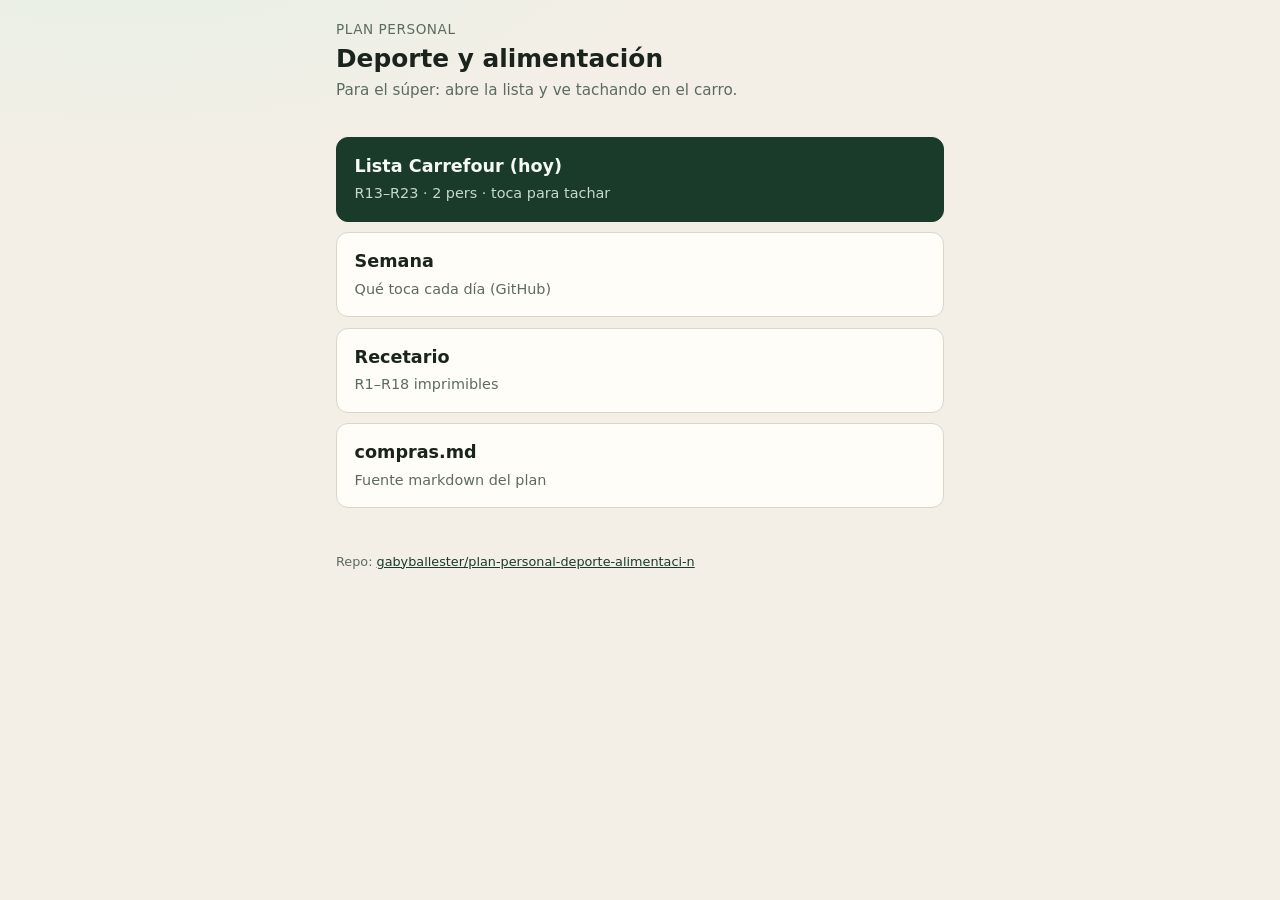
<file: docs/index.html>
<!DOCTYPE html>
<html lang="es">
<head>
  <meta charset="utf-8" />
  <meta name="viewport" content="width=device-width, initial-scale=1, viewport-fit=cover" />
  <meta name="theme-color" content="#1a3a2a" />
  <title>Plan personal — deporte y alimentación</title>
  <link rel="stylesheet" href="styles.css" />
</head>
<body class="home">
  <header class="top">
    <p class="brand">Plan personal</p>
    <h1>Deporte y alimentación</h1>
    <p class="sub">Para el súper: abre la lista y ve tachando en el carro.</p>
  </header>

  <nav class="cards">
    <a class="card primary" href="compras.html">
      <strong>Lista Carrefour (hoy)</strong>
      <span>R13–R23 · 2 pers · toca para tachar</span>
    </a>
    <a class="card" href="https://github.com/gabyballester/plan-personal-deporte-alimentaci-n/blob/main/plan-activo/semana.md">
      <strong>Semana</strong>
      <span>Qué toca cada día (GitHub)</span>
    </a>
    <a class="card" href="https://github.com/gabyballester/plan-personal-deporte-alimentaci-n/blob/main/plan-activo/recetario.md">
      <strong>Recetario</strong>
      <span>R1–R18 imprimibles</span>
    </a>
    <a class="card" href="https://github.com/gabyballester/plan-personal-deporte-alimentaci-n/blob/main/plan-activo/compras.md">
      <strong>compras.md</strong>
      <span>Fuente markdown del plan</span>
    </a>
  </nav>

  <footer class="foot">
    <p>Repo: <a href="https://github.com/gabyballester/plan-personal-deporte-alimentaci-n">gabyballester/plan-personal-deporte-alimentaci-n</a></p>
  </footer>
</body>
</html>
</file>
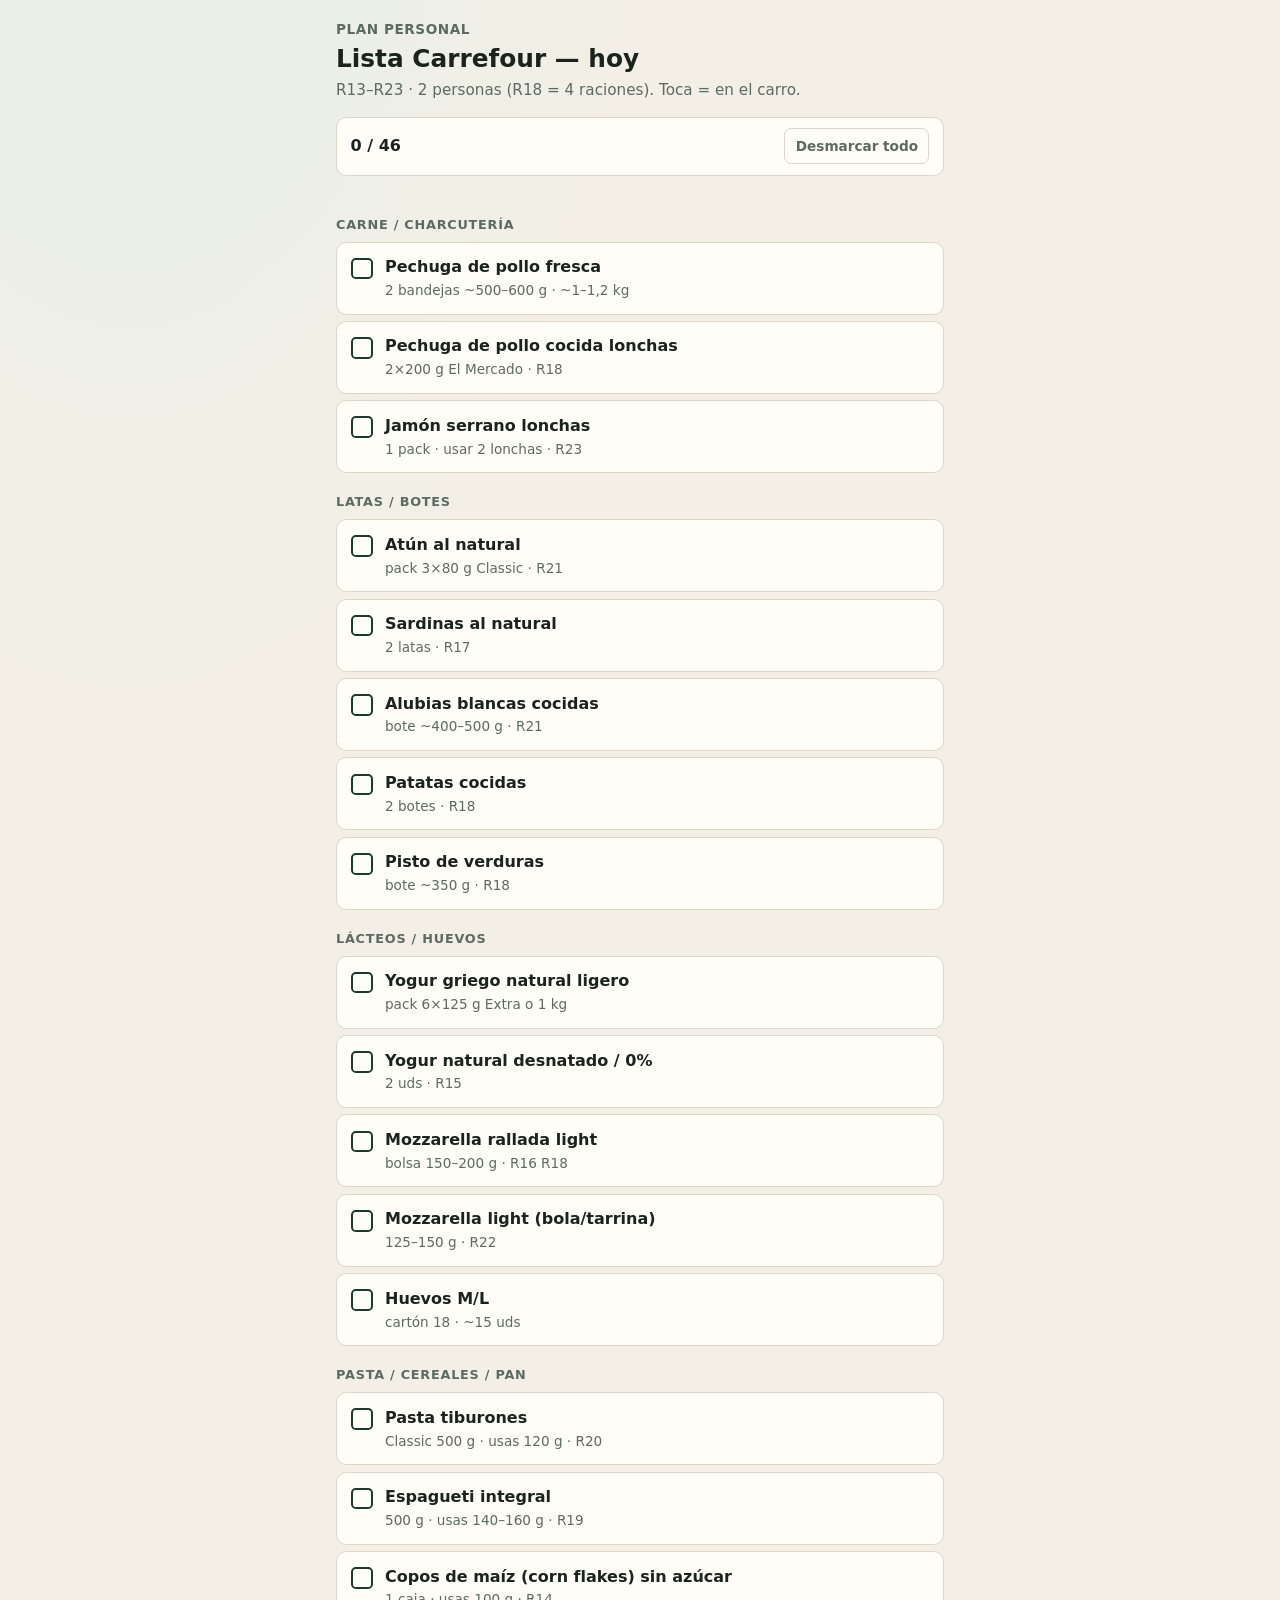
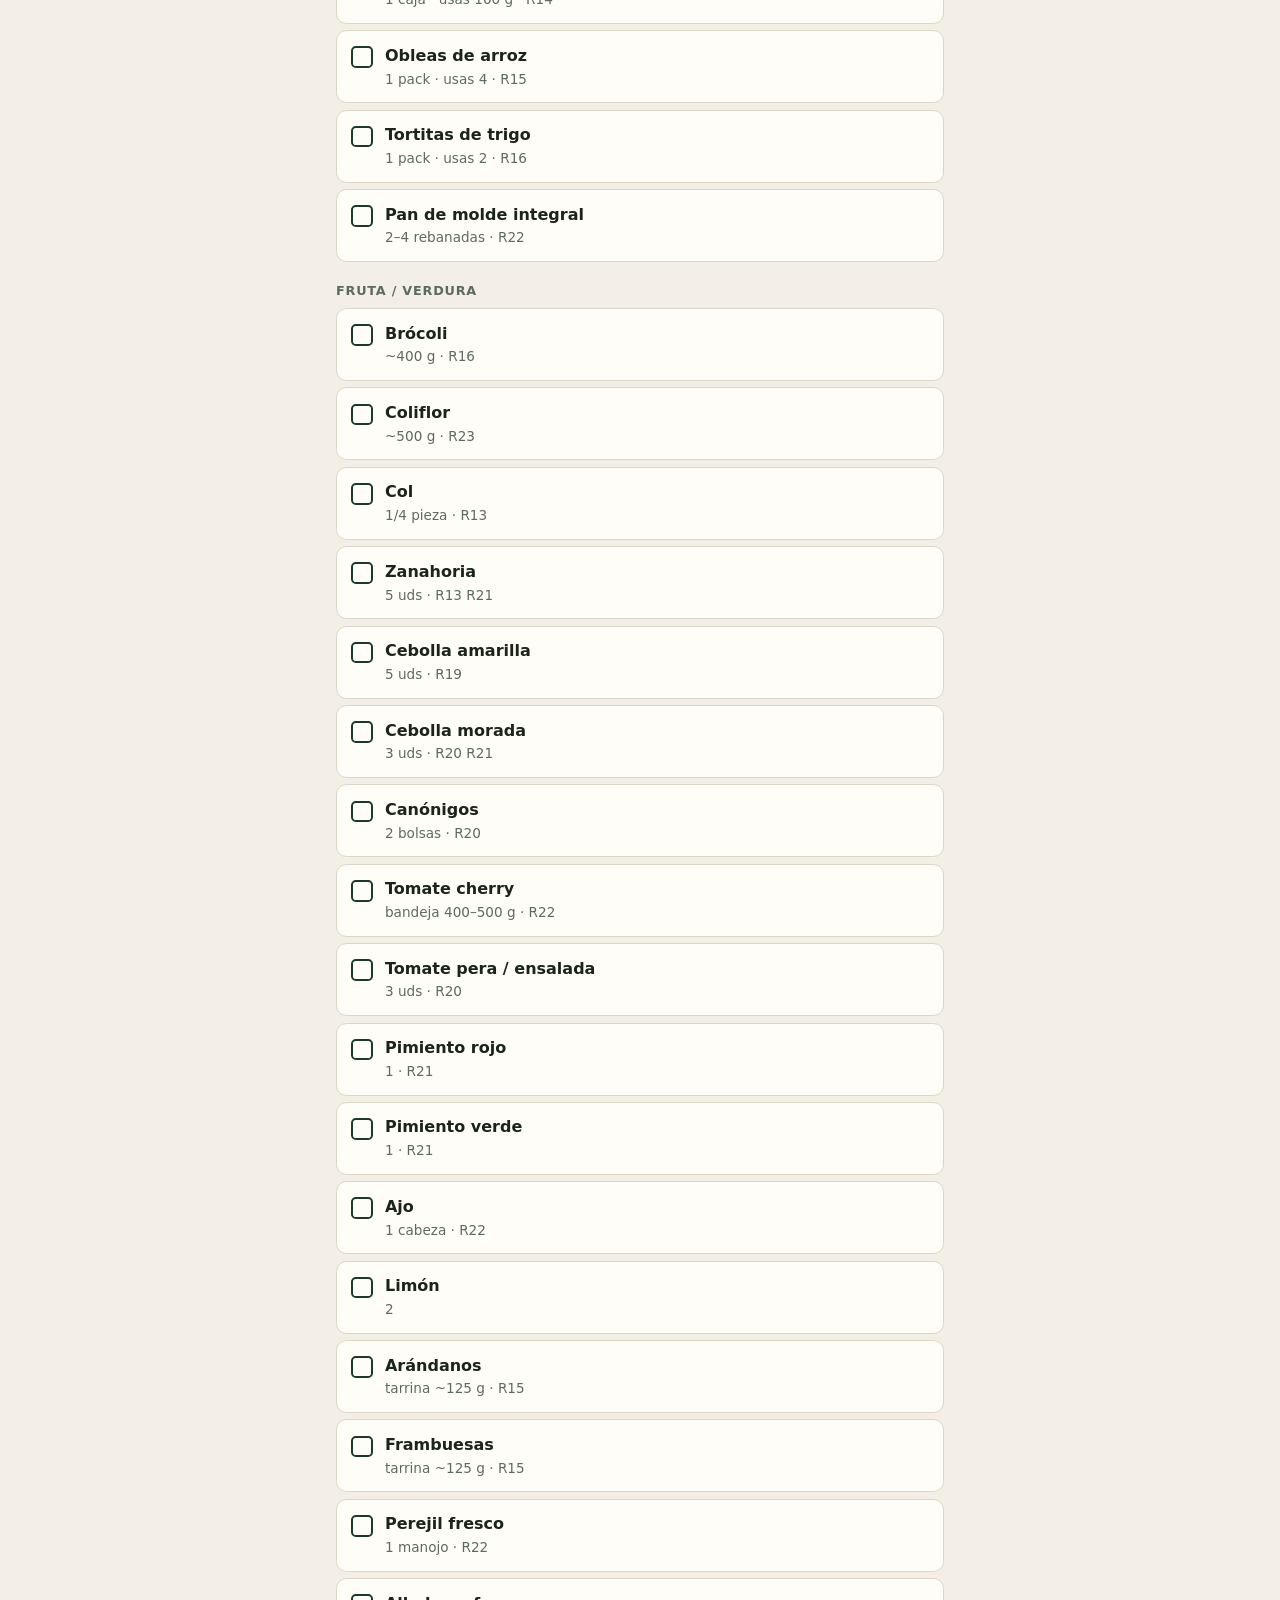
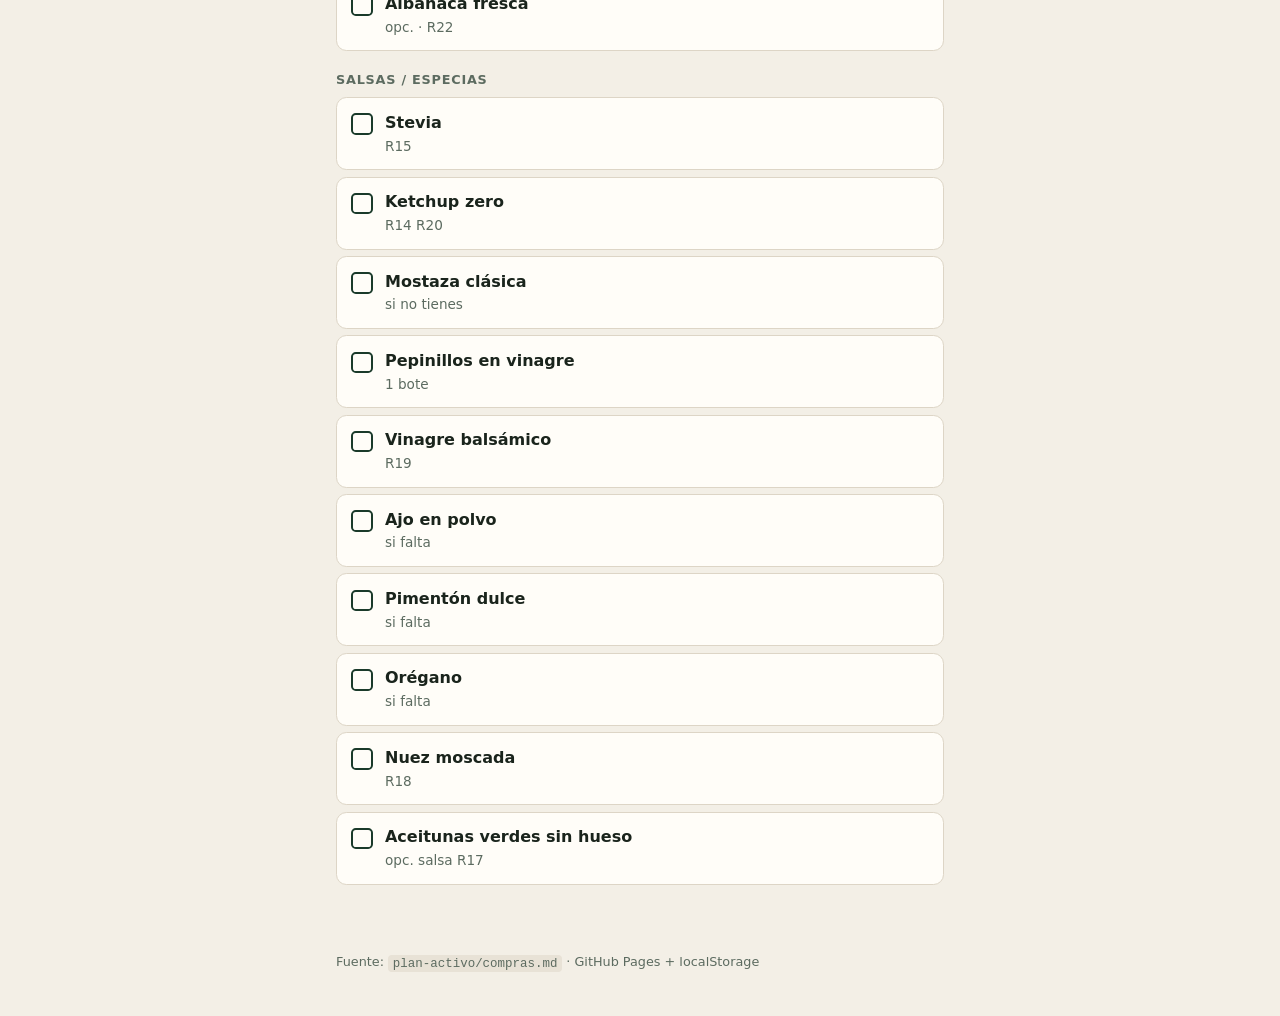
<file: docs/compras.html>
<!DOCTYPE html>
<html lang="es">
<head>
  <meta charset="utf-8" />
  <meta name="viewport" content="width=device-width, initial-scale=1, viewport-fit=cover" />
  <meta name="theme-color" content="#1a3a2a" />
  <title>Lista de compra — plan personal</title>
  <link rel="stylesheet" href="styles.css" />
</head>
<body>
  <header class="top">
    <p class="brand"><a href="index.html">Plan personal</a></p>
    <h1>Lista Carrefour — hoy</h1>
    <p class="sub">R13–R23 · 2 personas (R18 = 4 raciones). Toca = en el carro.</p>
    <div class="bar">
      <span id="progress">0 / 0</span>
      <button type="button" id="btn-reset" class="ghost">Desmarcar todo</button>
    </div>
  </header>

  <main id="list"></main>

  <footer class="foot">
    <p>Fuente: <code>plan-activo/compras.md</code> · GitHub Pages + localStorage</p>
  </footer>

  <script src="compras-data.js"></script>
  <script src="compras-app.js"></script>
</body>
</html>
</file>
<file: docs/styles.css>
:root {
  --bg: #f3efe6;
  --ink: #1a241c;
  --muted: #5c6b60;
  --card: #fffdf8;
  --accent: #1a3a2a;
  --accent-soft: #d8e8dc;
  --done: #6b7a6e;
  --line: #ddd5c6;
  --tap: 3rem;
}

* { box-sizing: border-box; }

body {
  margin: 0;
  font-family: "Segoe UI", system-ui, sans-serif;
  background:
    radial-gradient(ellipse 80% 50% at 10% -10%, #e4f0e6 0%, transparent 55%),
    var(--bg);
  color: var(--ink);
  line-height: 1.4;
  min-height: 100dvh;
}

a { color: var(--accent); }

.top {
  padding: 1.25rem 1rem 0.75rem;
  max-width: 40rem;
  margin: 0 auto;
}

.brand {
  margin: 0 0 0.35rem;
  font-size: 0.85rem;
  letter-spacing: 0.04em;
  text-transform: uppercase;
  color: var(--muted);
}

.brand a { text-decoration: none; color: inherit; font-weight: 600; }

h1 {
  margin: 0 0 0.4rem;
  font-size: 1.55rem;
  line-height: 1.15;
}

.sub {
  margin: 0 0 1rem;
  color: var(--muted);
  font-size: 0.95rem;
}

.bar {
  display: flex;
  align-items: center;
  justify-content: space-between;
  gap: 0.75rem;
  padding: 0.65rem 0.85rem;
  background: var(--card);
  border: 1px solid var(--line);
  border-radius: 0.65rem;
  font-weight: 600;
}

button.ghost {
  appearance: none;
  border: 1px solid var(--line);
  background: transparent;
  color: var(--muted);
  font: inherit;
  font-size: 0.85rem;
  padding: 0.4rem 0.65rem;
  border-radius: 0.45rem;
  min-height: 2.25rem;
}

button.ghost:active { background: var(--accent-soft); }

#list {
  max-width: 40rem;
  margin: 0 auto;
  padding: 0.5rem 1rem 3rem;
}

.section {
  margin: 1.25rem 0 0.5rem;
}

.section h2 {
  margin: 0 0 0.5rem;
  font-size: 0.8rem;
  text-transform: uppercase;
  letter-spacing: 0.06em;
  color: var(--muted);
}

.item {
  display: flex;
  align-items: flex-start;
  gap: 0.75rem;
  width: 100%;
  text-align: left;
  padding: 0.85rem 0.9rem;
  min-height: var(--tap);
  margin: 0 0 0.4rem;
  border: 1px solid var(--line);
  border-radius: 0.65rem;
  background: var(--card);
  font: inherit;
  color: inherit;
  cursor: pointer;
  -webkit-tap-highlight-color: transparent;
}

.item:active { transform: scale(0.99); }

.item .box {
  flex: 0 0 1.35rem;
  width: 1.35rem;
  height: 1.35rem;
  margin-top: 0.1rem;
  border: 2px solid var(--accent);
  border-radius: 0.3rem;
  display: grid;
  place-items: center;
  font-size: 0.85rem;
  line-height: 1;
}

.item .text { flex: 1; }
.item .name { font-weight: 600; display: block; }
.item .meta {
  display: block;
  font-size: 0.85rem;
  color: var(--muted);
  margin-top: 0.15rem;
}

.item.done {
  background: #eef2ef;
  border-color: #cfd8d1;
}

.item.done .name,
.item.done .meta {
  text-decoration: line-through;
  color: var(--done);
}

.item.done .box {
  background: var(--accent);
  color: #fff;
  border-color: var(--accent);
}

.cards {
  max-width: 40rem;
  margin: 0 auto;
  padding: 0.5rem 1rem 2rem;
  display: grid;
  gap: 0.65rem;
}

.card {
  display: block;
  padding: 1rem 1.1rem;
  background: var(--card);
  border: 1px solid var(--line);
  border-radius: 0.75rem;
  text-decoration: none;
  color: inherit;
}

.card.primary {
  background: var(--accent);
  color: #f5faf6;
  border-color: var(--accent);
}

.card.primary span { color: #c5d9cc; }

.card strong { display: block; font-size: 1.1rem; margin-bottom: 0.25rem; }
.card span { color: var(--muted); font-size: 0.9rem; }

.foot {
  max-width: 40rem;
  margin: 0 auto;
  padding: 0 1rem 2rem;
  color: var(--muted);
  font-size: 0.8rem;
}

.foot code {
  font-size: 0.78rem;
  background: #e8e2d6;
  padding: 0.1rem 0.3rem;
  border-radius: 0.25rem;
}
</file>
